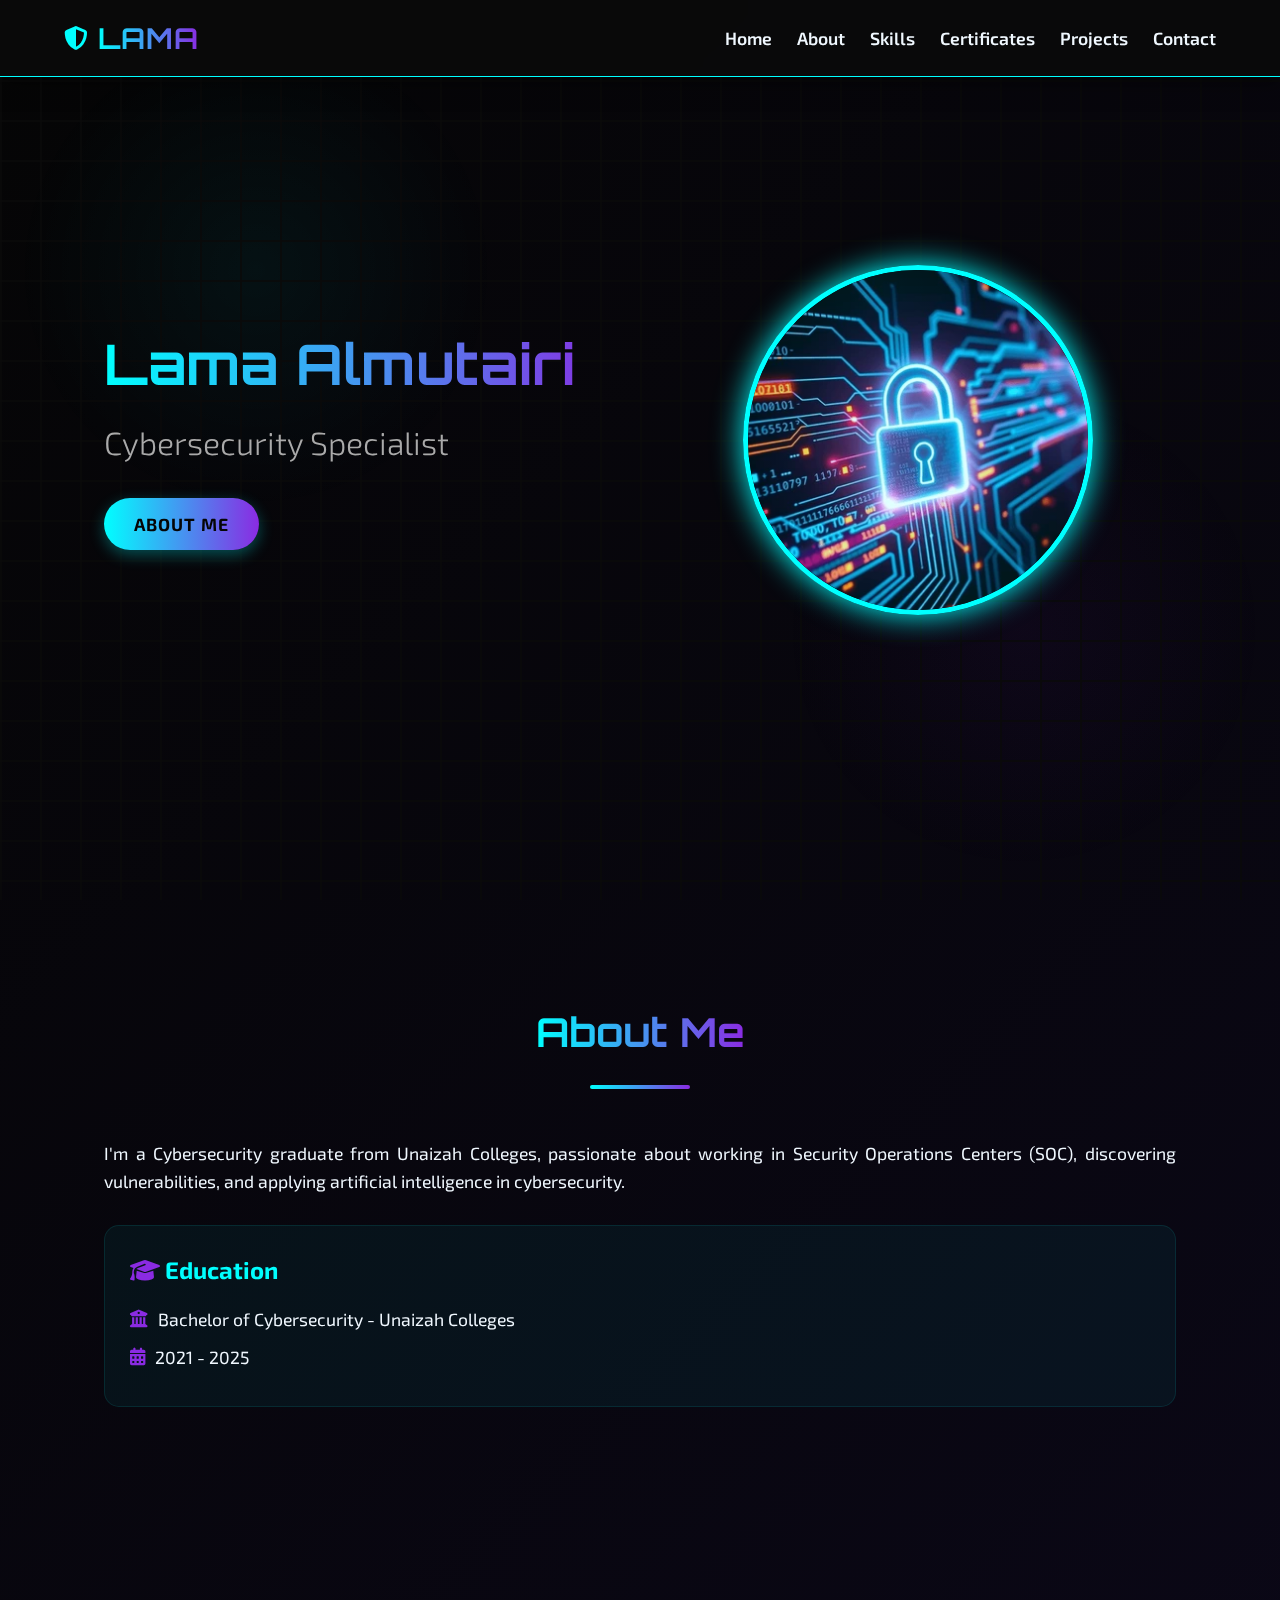
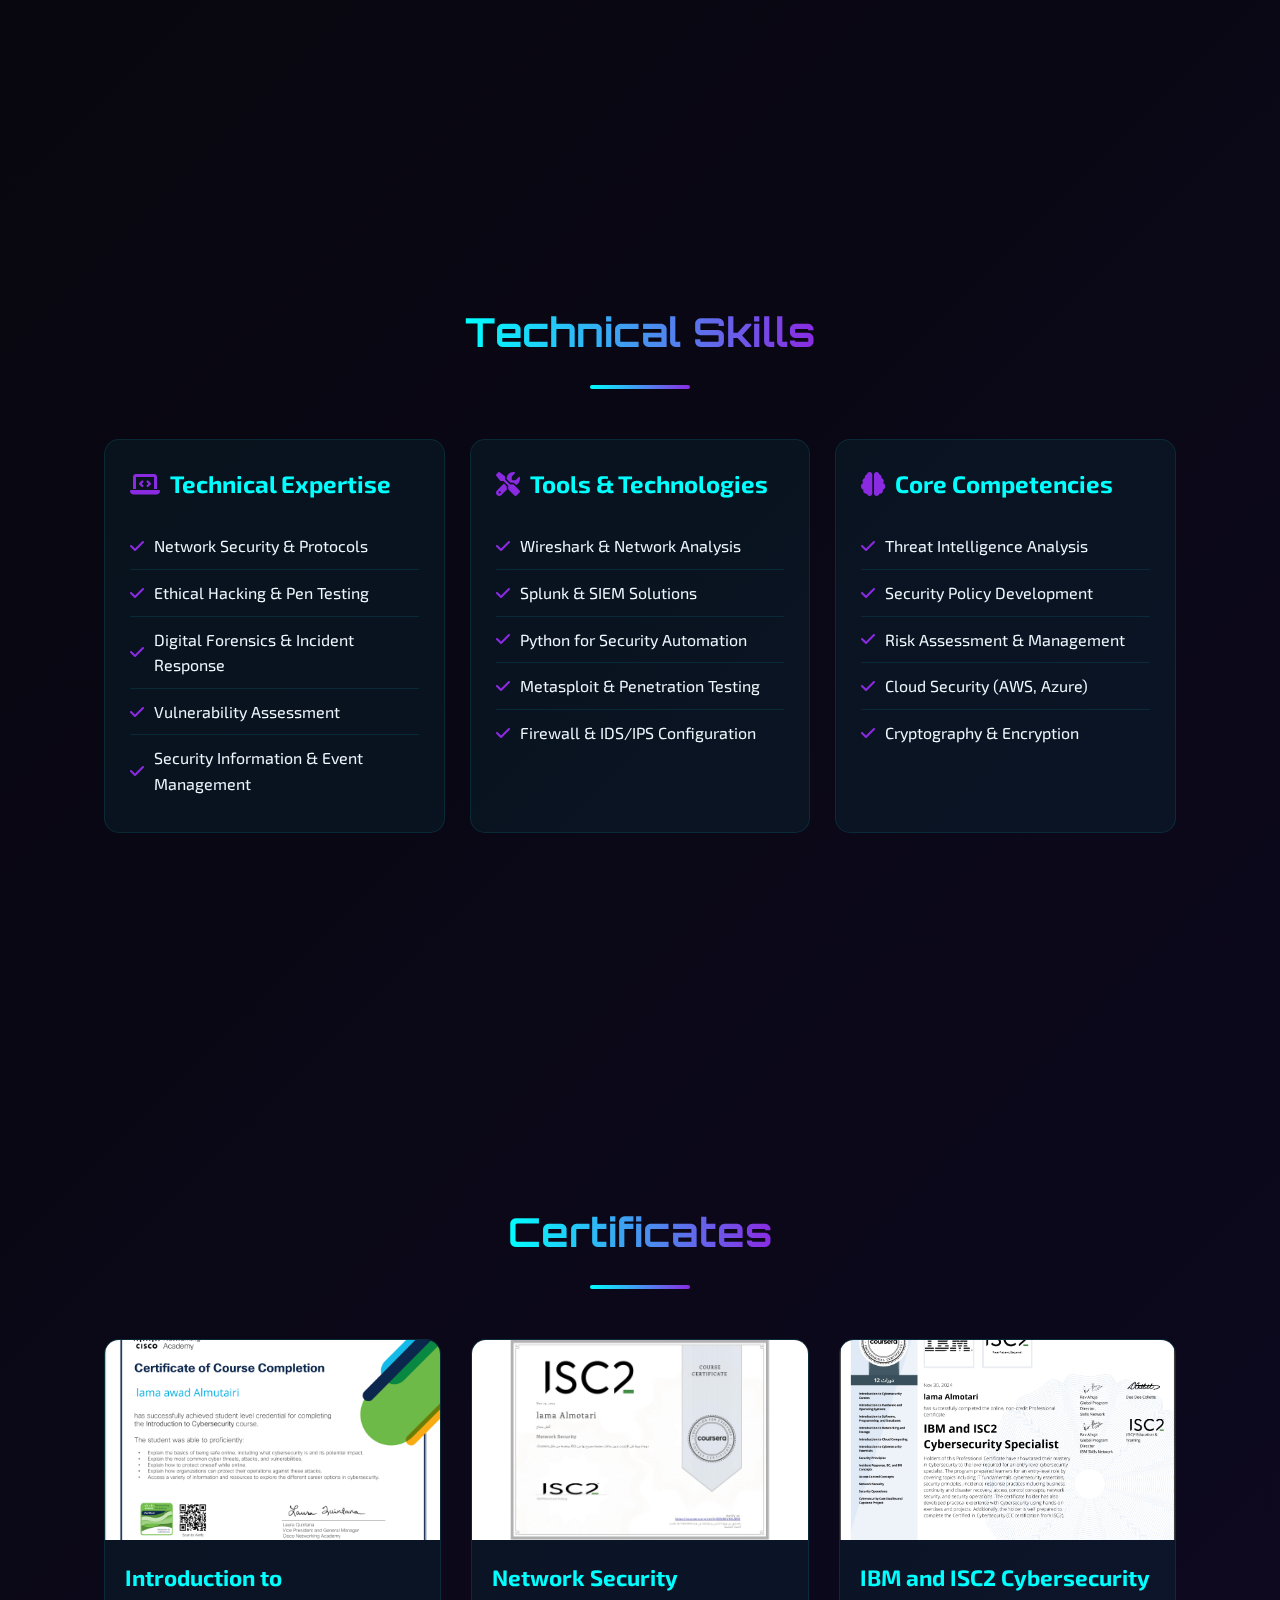
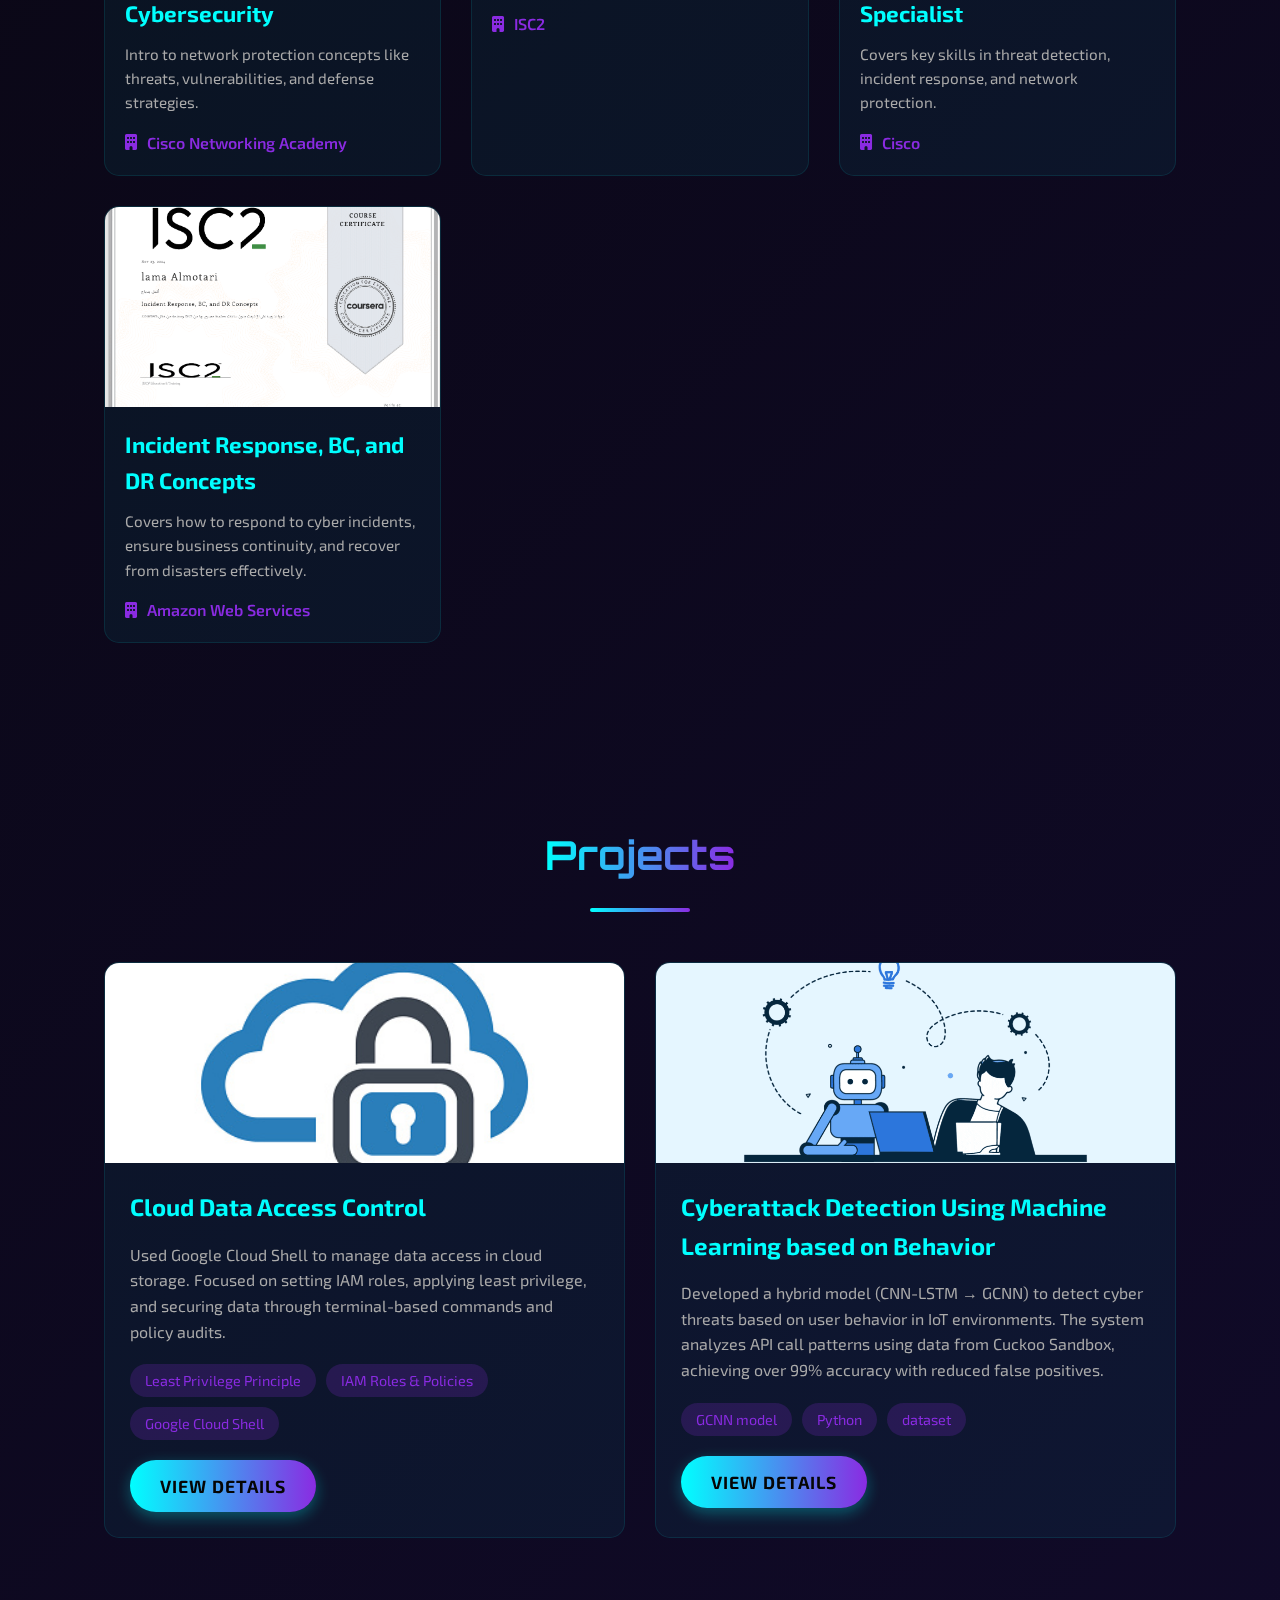
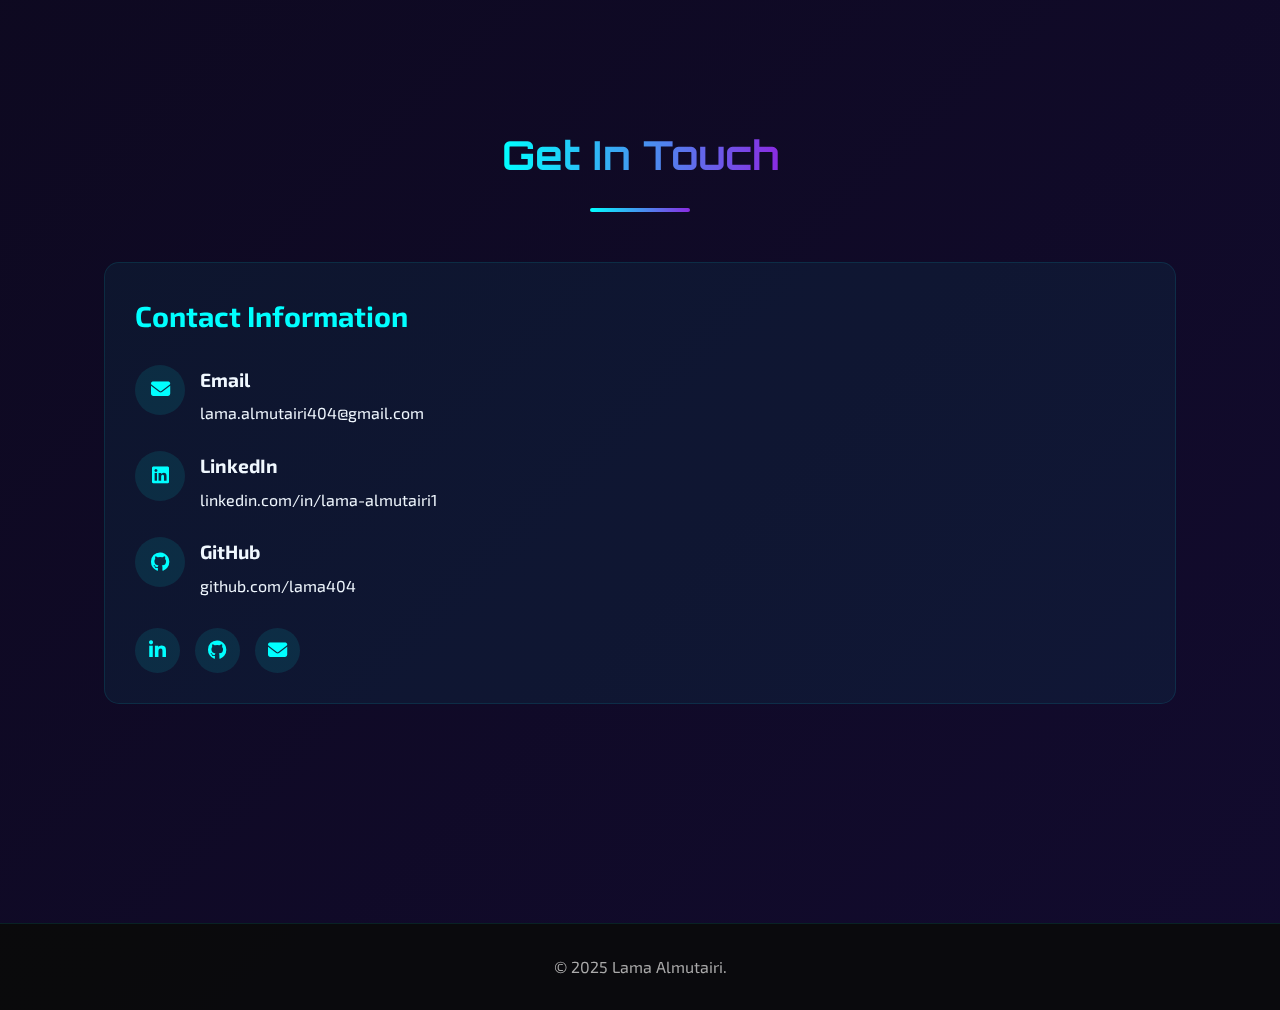
<file: cvsite/index.html>
<!DOCTYPE html>
<html lang="en">
<head>
  <meta charset="UTF-8">
  <meta name="viewport" content="width=device-width, initial-scale=1.0">
  <title>Lama Almutairi | Cybersecurity Specialist</title>
  <link rel="stylesheet" href="https://cdnjs.cloudflare.com/ajax/libs/font-awesome/6.4.0/css/all.min.css">
  <link href="https://fonts.googleapis.com/css2?family=Exo+2:wght@300;400;600;700&family=Orbitron:wght@400;700&display=swap" rel="stylesheet">
  <style>
    * {
      margin: 0;
      padding: 0;
      box-sizing: border-box;
      scroll-behavior: smooth;
    }
    
    :root {
      --primary: #0ff;
      --secondary: #8a2be2;
      --dark: #0a0a0a;
      --darker: #050505;
      --light: #f0f8ff;
      --gray: #aaa;
    }
    
    body {
      font-family: 'Exo 2', sans-serif;
      background: linear-gradient(135deg, var(--darker), #120b2e);
      color: var(--light);
      overflow-x: hidden;
      line-height: 1.6;
    }
    
    .cyber-bg {
      position: fixed;
      top: 0;
      left: 0;
      width: 100%;
      height: 100%;
      background: 
        radial-gradient(circle at 20% 30%, rgba(0, 255, 255, 0.05) 0%, transparent 20%),
        radial-gradient(circle at 80% 70%, rgba(138, 43, 226, 0.05) 0%, transparent 20%);
      z-index: -1;
    }
    
    .grid-overlay {
      position: fixed;
      top: 0;
      left: 0;
      width: 100%;
      height: 100%;
      background: 
        linear-gradient(rgba(10, 10, 10, 0.8) 2px, transparent 2px),
        linear-gradient(90deg, rgba(10, 10, 10, 0.8) 2px, transparent 2px);
      background-size: 40px 40px;
      z-index: -1;
      pointer-events: none;
    }
    
    header {
      position: fixed;
      top: 0;
      width: 100%;
      background: rgba(10, 10, 10, 0.9);
      padding: 15px 5%;
      z-index: 1000;
      display: flex;
      justify-content: space-between;
      align-items: center;
      backdrop-filter: blur(10px);
      box-shadow: 0 5px 20px rgba(0, 0, 0, 0.5);
      border-bottom: 1px solid var(--primary);
    }
    
    .logo {
      display: flex;
      align-items: center;
      gap: 10px;
    }
    
    .logo h1 {
      font-family: 'Orbitron', sans-serif;
      font-size: 1.8rem;
      background: linear-gradient(90deg, var(--primary), var(--secondary));
      -webkit-background-clip: text;
      background-clip: text;
      color: transparent;
      letter-spacing: 1px;
    }
    
    .logo i {
      color: var(--primary);
      font-size: 1.5rem;
    }
    
    nav {
      display: flex;
      gap: 25px;
    }
    
    nav a {
      color: var(--light);
      text-decoration: none;
      font-weight: 600;
      font-size: 1.1rem;
      position: relative;
      padding: 5px 0;
      transition: all 0.3s ease;
    }
    
    nav a::after {
      content: '';
      position: absolute;
      bottom: 0;
      left: 0;
      width: 0;
      height: 2px;
      background: var(--primary);
      transition: width 0.3s ease;
    }
    
    nav a:hover::after {
      width: 100%;
    }
    
    nav a:hover {
      color: var(--primary);
    }
    
    .mobile-menu-btn {
      display: none;
      background: none;
      border: none;
      color: var(--primary);
      font-size: 1.5rem;
      cursor: pointer;
    }
    
    section {
      min-height: 100vh;
      padding: 100px 5% 80px;
      max-width: 1200px;
      margin: 0 auto;
    }
    
    .hero {
      display: flex;
      align-items: center;
      justify-content: space-between;
      gap: 40px;
      padding-top: 60px;
    }
    
    .hero-content {
      flex: 1;
      animation: fadeInUp 1s ease-out;
    }
    
    .hero h1 {
      font-family: 'Orbitron', sans-serif;
      font-size: 3.5rem;
      margin-bottom: 20px;
      background: linear-gradient(90deg, var(--primary), var(--secondary));
      -webkit-background-clip: text;
      background-clip: text;
      color: transparent;
      line-height: 1.2;
    }
    
    .hero h2 {
      font-size: 2rem;
      color: var(--gray);
      margin-bottom: 30px;
      font-weight: 300;
    }
    
    .hero p {
      font-size: 1.2rem;
      margin-bottom: 40px;
      max-width: 600px;
    }
    
    .btn {
      display: inline-block;
      padding: 12px 30px;
      background: linear-gradient(90deg, var(--primary), var(--secondary));
      color: var(--darker);
      font-weight: 700;
      text-decoration: none;
      border-radius: 30px;
      transition: all 0.3s ease;
      border: none;
      cursor: pointer;
      font-size: 1.1rem;
      text-transform: uppercase;
      letter-spacing: 1px;
      box-shadow: 0 5px 15px rgba(0, 255, 255, 0.3);
    }
    
    .btn:hover {
      transform: translateY(-3px);
      box-shadow: 0 8px 20px rgba(0, 255, 255, 0.5);
    }
    
    .hero-img {
      flex: 1;
      display: flex;
      justify-content: center;
      position: relative;
    }
    
    .profile-container {
      position: relative;
      width: 350px;
      height: 350px;
      border-radius: 50%;
      overflow: hidden;
      border: 5px solid var(--primary);
      box-shadow: 0 0 30px var(--primary);
      animation: float 6s ease-in-out infinite;
    }
    
    .profile-container::before {
      content: '';
      position: absolute;
      top: -50%;
      left: -50%;
      width: 200%;
      height: 200%;
      background: linear-gradient(45deg, transparent, rgba(0, 255, 255, 0.1), transparent);
      transform: rotate(30deg);
      animation: shine 6s infinite;
    }
    
    .profile-container img {
      width: 100%;
      height: 100%;
      object-fit: cover;
    }
    
    .section-title {
      text-align: center;
      margin-bottom: 60px;
      position: relative;
    }
    
    .section-title h2 {
      font-family: 'Orbitron', sans-serif;
      font-size: 2.5rem;
      display: inline-block;
      background: linear-gradient(90deg, var(--primary), var(--secondary));
      -webkit-background-clip: text;
      background-clip: text;
      color: transparent;
      margin-bottom: 15px;
    }
    
    .section-title::after {
      content: '';
      position: absolute;
      bottom: -10px;
      left: 50%;
      transform: translateX(-50%);
      width: 100px;
      height: 4px;
      background: linear-gradient(90deg, var(--primary), var(--secondary));
      border-radius: 2px;
    }
    
    .about-content {
      display: flex;
      gap: 40px;
      align-items: center;
    }
    
    .about-text {
      flex: 1;
    }
    
    .about-text p {
      font-size: 1.1rem;
      margin-bottom: 20px;
      text-align: justify;
    }
    
    .education {
      background: rgba(0, 255, 255, 0.05);
      padding: 25px;
      border-radius: 15px;
      border: 1px solid rgba(0, 255, 255, 0.1);
      margin-top: 30px;
    }
    
    .education h3 {
      font-size: 1.5rem;
      color: var(--primary);
      margin-bottom: 15px;
    }
    
    .education p {
      display: flex;
      align-items: center;
      gap: 10px;
      margin-bottom: 10px;
    }
    
    .education i {
      color: var(--secondary);
    }
    
    .skills-container {
      display: grid;
      grid-template-columns: repeat(auto-fill, minmax(250px, 1fr));
      gap: 25px;
    }
    
    .skill-category {
      background: rgba(0, 255, 255, 0.05);
      padding: 25px;
      border-radius: 15px;
      border: 1px solid rgba(0, 255, 255, 0.1);
      transition: transform 0.3s ease;
    }
    
    .skill-category:hover {
      transform: translateY(-10px);
      border-color: var(--primary);
    }
    
    .skill-category h3 {
      color: var(--primary);
      font-size: 1.5rem;
      margin-bottom: 20px;
      display: flex;
      align-items: center;
      gap: 10px;
    }
    
    .skill-category ul {
      list-style: none;
    }
    
    .skill-category li {
      padding: 10px 0;
      border-bottom: 1px solid rgba(0, 255, 255, 0.1);
      display: flex;
      align-items: center;
      gap: 10px;
    }
    
    .skill-category li:last-child {
      border-bottom: none;
    }
    
    .skill-category i {
      color: var(--secondary);
    }
    
    .certificates-container {
      display: grid;
      grid-template-columns: repeat(auto-fill, minmax(300px, 1fr));
      gap: 30px;
    }
    
    .certificate-card {
      background: rgba(0, 255, 255, 0.05);
      border-radius: 15px;
      overflow: hidden;
      border: 1px solid rgba(0, 255, 255, 0.1);
      transition: all 0.3s ease;
      cursor: pointer;
      position: relative;
    }
    
    .certificate-card:hover {
      transform: translateY(-10px);
      border-color: var(--primary);
      box-shadow: 0 10px 30px rgba(0, 255, 255, 0.2);
    }
    
    .certificate-img {
      height: 200px;
      overflow: hidden;
    }
    
    .certificate-img img {
      width: 100%;
      height: 100%;
      object-fit: cover;
      transition: transform 0.5s ease;
    }
    
    .certificate-card:hover .certificate-img img {
      transform: scale(1.1);
    }
    
    .certificate-content {
      padding: 20px;
    }
    
    .certificate-content h3 {
      color: var(--primary);
      font-size: 1.4rem;
      margin-bottom: 10px;
    }
    
    .certificate-content p {
      color: var(--gray);
      font-size: 0.95rem;
    }
    
    .issuer {
      display: flex;
      align-items: center;
      gap: 10px;
      margin-top: 15px;
      color: var(--secondary);
      font-weight: 600;
    }
    
    .projects-grid {
      display: grid;
      grid-template-columns: repeat(auto-fill, minmax(350px, 1fr));
      gap: 30px;
    }
    
    .project-card {
      background: rgba(0, 255, 255, 0.05);
      border-radius: 15px;
      overflow: hidden;
      border: 1px solid rgba(0, 255, 255, 0.1);
      transition: all 0.3s ease;
    }
    
    .project-card:hover {
      transform: translateY(-10px);
      border-color: var(--primary);
      box-shadow: 0 10px 30px rgba(0, 255, 255, 0.2);
    }
    
    .project-img {
      height: 200px;
      overflow: hidden;
      position: relative;
    }
    
    .project-img img {
      width: 100%;
      height: 100%;
      object-fit: cover;
      transition: transform 0.5s ease;
    }
    
    .project-card:hover .project-img img {
      transform: scale(1.1);
    }
    
    .project-content {
      padding: 25px;
    }
    
    .project-content h3 {
      color: var(--primary);
      font-size: 1.5rem;
      margin-bottom: 15px;
    }
    
    .project-content p {
      margin-bottom: 20px;
      color: var(--gray);
    }
    
    .tags {
      display: flex;
      flex-wrap: wrap;
      gap: 10px;
      margin-bottom: 20px;
    }
    
    .tag {
      background: rgba(138, 43, 226, 0.2);
      color: var(--secondary);
      padding: 5px 15px;
      border-radius: 20px;
      font-size: 0.9rem;
    }
    
    .contact-container {
      display: grid;
      grid-template-columns: repeat(auto-fit, minmax(300px, 1fr));
      gap: 30px;
    }
    
    .contact-info {
      background: rgba(0, 255, 255, 0.05);
      padding: 30px;
      border-radius: 15px;
      border: 1px solid rgba(0, 255, 255, 0.1);
    }
    
    .contact-info h3 {
      color: var(--primary);
      font-size: 1.8rem;
      margin-bottom: 25px;
    }
    
    .contact-item {
      display: flex;
      gap: 15px;
      margin-bottom: 25px;
      align-items: flex-start;
    }
    
    .contact-icon {
      width: 50px;
      height: 50px;
      background: rgba(0, 255, 255, 0.1);
      border-radius: 50%;
      display: flex;
      align-items: center;
      justify-content: center;
      flex-shrink: 0;
    }
    
    .contact-icon i {
      color: var(--primary);
      font-size: 1.2rem;
    }
    
    .contact-details h4 {
      font-size: 1.2rem;
      margin-bottom: 5px;
    }
    
    .contact-details a {
      color: var(--light);
      text-decoration: none;
      transition: all 0.3s ease;
    }
    
    .contact-details a:hover {
      color: var(--primary);
      text-decoration: underline;
    }
    
    .social-links {
      display: flex;
      gap: 15px;
      margin-top: 30px;
    }
    
    .social-links a {
      display: flex;
      align-items: center;
      justify-content: center;
      width: 45px;
      height: 45px;
      background: rgba(0, 255, 255, 0.1);
      color: var(--primary);
      border-radius: 50%;
      text-decoration: none;
      transition: all 0.3s ease;
      font-size: 1.2rem;
    }
    
    .social-links a:hover {
      background: var(--primary);
      color: var(--dark);
      transform: translateY(-5px);
    }
    
    footer {
      background: rgba(10, 10, 10, 0.9);
      padding: 30px 5%;
      text-align: center;
      border-top: 1px solid rgba(0, 255, 255, 0.1);
    }
    
    footer p {
      color: var(--gray);
    }
    
    .back-to-top {
      position: fixed;
      bottom: 30px;
      right: 30px;
      width: 50px;
      height: 50px;
      background: var(--primary);
      color: var(--dark);
      border-radius: 50%;
      display: flex;
      align-items: center;
      justify-content: center;
      text-decoration: none;
      font-size: 1.5rem;
      box-shadow: 0 0 15px rgba(0, 255, 255, 0.5);
      opacity: 0;
      transition: all 0.3s ease;
      z-index: 100;
    }
    
    .back-to-top.visible {
      opacity: 1;
    }
    
    .back-to-top:hover {
      transform: translateY(-5px);
    }
    
    /* Animations */
    @keyframes fadeInUp {
      from {
        opacity: 0;
        transform: translateY(30px);
      }
      to {
        opacity: 1;
        transform: translateY(0);
      }
    }
    
    @keyframes float {
      0%, 100% {
        transform: translateY(0);
      }
      50% {
        transform: translateY(-20px);
      }
    }
    
    @keyframes shine {
      0% {
        transform: rotate(30deg) translate(-10%, -10%);
      }
      100% {
        transform: rotate(30deg) translate(10%, 10%);
      }
    }
    
    /* Responsive Design */
    @media (max-width: 992px) {
      .hero {
        flex-direction: column;
        text-align: center;
      }
      
      .hero-content {
        display: flex;
        flex-direction: column;
        align-items: center;
      }
      
      .about-content {
        flex-direction: column;
      }
    }
    
    @media (max-width: 768px) {
      nav {
        display: none;
      }
      
      .mobile-menu-btn {
        display: block;
      }
      
      .hero h1 {
        font-size: 2.5rem;
      }
      
      .hero h2 {
        font-size: 1.5rem;
      }
      
      .section-title h2 {
        font-size: 2rem;
      }
      
      .profile-container {
        width: 250px;
        height: 250px;
      }
    }
  </style>
</head>
<body>
  <!-- Background elements -->
  <div class="cyber-bg"></div>
  <div class="grid-overlay"></div>
  
  <!-- Header -->
  <header>
    <div class="logo">
      <i class="fas fa-shield-alt"></i>
      <h1>LAMA</h1>
    </div>
    
    <nav>
      <a href="#home">Home</a>
      <a href="#about">About</a>
      <a href="#skills">Skills</a>
      <a href="#certificates">Certificates</a>
      <a href="#projects">Projects</a>
      <a href="#contact">Contact</a>
    </nav>
    
    <button class="mobile-menu-btn">
      <i class="fas fa-bars"></i>
    </button>
  </header>
  
  <!-- Hero Section -->
  <section id="home" class="hero">
    <div class="hero-content">
      <h1>Lama Almutairi</h1>
      <h2>Cybersecurity Specialist</h2>
      
      <a href="#contact" class="btn">About me</a>
    </div>
    
    <div class="hero-img">
      <div class="profile-container">
  <img src="images/lama2.webp" alt="Lama Almutairi">



      </div>
    </div>
  </section>
  
  <!-- About Section -->
  <section id="about">
    <div class="section-title">
      <h2>About Me</h2>
    </div>
    
    <div class="about-content">
      <div class="about-text">
        <p>I'm a Cybersecurity graduate from Unaizah Colleges, passionate about working in Security Operations Centers (SOC), discovering vulnerabilities, and applying artificial intelligence in cybersecurity.</p>
       
        <div class="education">
          <h3><i class="fas fa-graduation-cap"></i> Education</h3>
          <p><i class="fas fa-university"></i> Bachelor of Cybersecurity - Unaizah Colleges</p>
          <p><i class="fas fa-calendar-alt"></i> 2021 - 2025</p>
        
        </div>
      </div>
    </div>
  </section>
  
  <!-- Skills Section -->
  <section id="skills">
    <div class="section-title">
      <h2>Technical Skills</h2>
    </div>
    
    <div class="skills-container">
      <div class="skill-category">
        <h3><i class="fas fa-laptop-code"></i> Technical Expertise</h3>
        <ul>
          <li><i class="fas fa-check"></i> Network Security & Protocols</li>
          <li><i class="fas fa-check"></i> Ethical Hacking & Pen Testing</li>
          <li><i class="fas fa-check"></i> Digital Forensics & Incident Response</li>
          <li><i class="fas fa-check"></i> Vulnerability Assessment</li>
          <li><i class="fas fa-check"></i> Security Information & Event Management</li>
        </ul>
      </div>
      
      <div class="skill-category">
        <h3><i class="fas fa-tools"></i> Tools & Technologies</h3>
        <ul>
          <li><i class="fas fa-check"></i> Wireshark & Network Analysis</li>
          <li><i class="fas fa-check"></i> Splunk & SIEM Solutions</li>
          <li><i class="fas fa-check"></i> Python for Security Automation</li>
          <li><i class="fas fa-check"></i> Metasploit & Penetration Testing</li>
          <li><i class="fas fa-check"></i> Firewall & IDS/IPS Configuration</li>
        </ul>
      </div>
      
      <div class="skill-category">
        <h3><i class="fas fa-brain"></i> Core Competencies</h3>
        <ul>
          <li><i class="fas fa-check"></i> Threat Intelligence Analysis</li>
          <li><i class="fas fa-check"></i> Security Policy Development</li>
          <li><i class="fas fa-check"></i> Risk Assessment & Management</li>
          <li><i class="fas fa-check"></i> Cloud Security (AWS, Azure)</li>
          <li><i class="fas fa-check"></i> Cryptography & Encryption</li>
        </ul>
      </div>
    </div>
  </section>
  
  <!-- Certificates Section -->
  <section id="certificates">
    <div class="section-title">
      <h2> Certificates</h2>
    </div>
    
    <div class="certificates-container">
      <div class="certificate-card">
        <div class="certificate-img">
         <img src="images/neteork.png" alt="Network Icon">
        </div>
        <div class="certificate-content">
          <h3>Introduction to Cybersecurity</h3>
          <p>Intro to network protection concepts like threats, vulnerabilities, and defense strategies.

          </p>
          <div class="issuer">
            <i class="fas fa-building"></i>
            <span>Cisco Networking Academy</span>
          </div>
        </div>
      </div>
      
      <div class="certificate-card">
        <div class="certificate-img">
          <img src="images/isc2-cert.jpeg" alt="ISC2 Certificate">
        </div>
        <div class="certificate-content">
          <h3>Network Security</h3>
         
          <div class="issuer">
            <i class="fas fa-building"></i>
            <span>ISC2</span>
          </div>
        </div>
      </div>
      
      <div class="certificate-card">
        <div class="certificate-img">
        <img src="images/ibm an.png" alt="IBM Cybersecurity Certificate">

        </div>
        <div class="certificate-content">
          <h3>IBM and ISC2
Cybersecurity Specialist</h3>
          <p>Covers key skills in threat detection, incident response, and network protection.</p>
          <div class="issuer">
            <i class="fas fa-building"></i>
            <span>Cisco</span>
          </div>
        </div>
      </div>
      
      <div class="certificate-card">
        <div class="certificate-img">
       <img src="images/Incident.png" alt="Incident Response Certificate">

        </div>
        <div class="certificate-content">
          <h3>Incident Response, BC, and DR Concepts</h3>
          <p>Covers how to respond to cyber incidents, ensure business continuity, and recover from disasters effectively.</p>
          <div class="issuer">
            <i class="fas fa-building"></i>
            <span>Amazon Web Services</span>
          </div>
        </div>
      </div>
    </div>
  </section>
  
  <!-- Projects Section -->
  <section id="projects">
    <div class="section-title">
      <h2> Projects</h2>
    </div>
    
    <div class="projects-grid">
      <div class="project-card">
        <div class="project-img">
          <img src="images/cloud.jpg" alt="Cloud Data Access Project">


        </div>
        <div class="project-content">
          <h3>Cloud Data Access Control</h3>
          <p>Used Google Cloud Shell to manage data access in cloud storage. Focused on setting IAM roles, applying least privilege, and securing data through terminal-based commands and policy audits.</p>
          <div class="tags">
            <span class="tag">Least Privilege Principle</span>
            <span class="tag">IAM Roles & Policies</span>
            <span class="tag">Google Cloud Shell</span>
          </div>
          <a href="#" class="btn">View Details</a>
        </div>
      </div>
      
      <div class="project-card">
        <div class="project-img">
      <img src="images/cyber.png" alt="Cybersecurity Project">

        </div>
        <div class="project-content">
          <h3> Cyberattack Detection Using Machine Learning based on Behavior</h3>
          <p>Developed a hybrid model (CNN-LSTM → GCNN) to detect cyber threats based on user behavior in IoT environments. The system analyzes API call patterns using data from Cuckoo Sandbox, achieving over 99% accuracy with reduced false positives.</p>
          <div class="tags">
            <span class="tag">GCNN model</span>
            <span class="tag">Python</span>
            <span class="tag">dataset</span>
          </div>
          <a href="#" class="btn">View Details</a>
        </div>
      </div>
  </section>
  
  <!-- Contact Section -->
  <section id="contact">
    <div class="section-title">
      <h2>Get In Touch</h2>
    </div>
    
    <div class="contact-container">
      <div class="contact-info">
        <h3>Contact Information</h3>
        
        <div class="contact-item">
          <div class="contact-icon">
            <i class="fas fa-envelope"></i>
          </div>
          <div class="contact-details">
            <h4>Email</h4>
            <a href="mailto:lama.almutairi404@gmail.com">lama.almutairi404@gmail.com</a>
          </div>
        </div>
        
        <div class="contact-item">
          <div class="contact-icon">
            <i class="fab fa-linkedin"></i>
          </div>
          <div class="contact-details">
            <h4>LinkedIn</h4>
            <a href="https://www.linkedin.com/in/lama-almutairi1" target="_blank">linkedin.com/in/lama-almutairi1</a>
          </div>
        </div>
        
        <div class="contact-item">
          <div class="contact-icon">
            <i class="fab fa-github"></i>
          </div>
          <div class="contact-details">
            <h4>GitHub</h4>
            <a href="https://github.com/lama404" target="_blank">github.com/lama404</a>
          </div>
        </div>
        
        <div class="social-links">
          <a href="https://www.linkedin.com/in/lama-almutairi1" target="_blank"><i class="fab fa-linkedin-in"></i></a>
          <a href="https://github.com/lama404" target="_blank"><i class="fab fa-github"></i></a>
          <a href="mailto:lama.almutairi404@gmail.com"><i class="fas fa-envelope"></i></a>
         
        </div>
      </div>
    </div>
  </section>
  
  <!-- Footer -->
  <footer>
    <p>&copy; 2025 Lama Almutairi.</p>
    
  </footer>
  
  <!-- Back to Top Button -->
  <a href="#home" class="back-to-top">
    <i class="fas fa-arrow-up"></i>
  </a>
  
  <script>
    // Back to top button functionality
    const backToTopBtn = document.querySelector('.back-to-top');
    
    window.addEventListener('scroll', () => {
      if (window.scrollY > 300) {
        backToTopBtn.classList.add('visible');
      } else {
        backToTopBtn.classList.remove('visible');
      }
    });
    
    // Mobile menu functionality
    const mobileMenuBtn = document.querySelector('.mobile-menu-btn');
    const nav = document.querySelector('nav');
    
    mobileMenuBtn.addEventListener('click', () => {
      nav.style.display = nav.style.display === 'flex' ? 'none' : 'flex';
    });
    
    // Close mobile menu when clicking on a link
    document.querySelectorAll('nav a').forEach(link => {
      link.addEventListener('click', () => {
        if (window.innerWidth <= 768) {
          nav.style.display = 'none';
        }
      });
    });
    
    // Smooth scrolling for navigation links
    document.querySelectorAll('a[href^="#"]').forEach(anchor => {
      anchor.addEventListener('click', function(e) {
        e.preventDefault();
        
        const target = document.querySelector(this.getAttribute('href'));
        if (target) {
          window.scrollTo({
            top: target.offsetTop - 80,
            behavior: 'smooth'
          });
        }
      });
    });
    
    // Animation on scroll
    const observerOptions = {
      threshold: 0.1
    };
    
    const observer = new IntersectionObserver((entries) => {
      entries.forEach(entry => {
        if (entry.isIntersecting) {
          entry.target.classList.add('animated');
        }
      });
    }, observerOptions);
    
    document.querySelectorAll('section').forEach(section => {
      observer.observe(section);
    });
  </script>
</body>
</html>
</file>
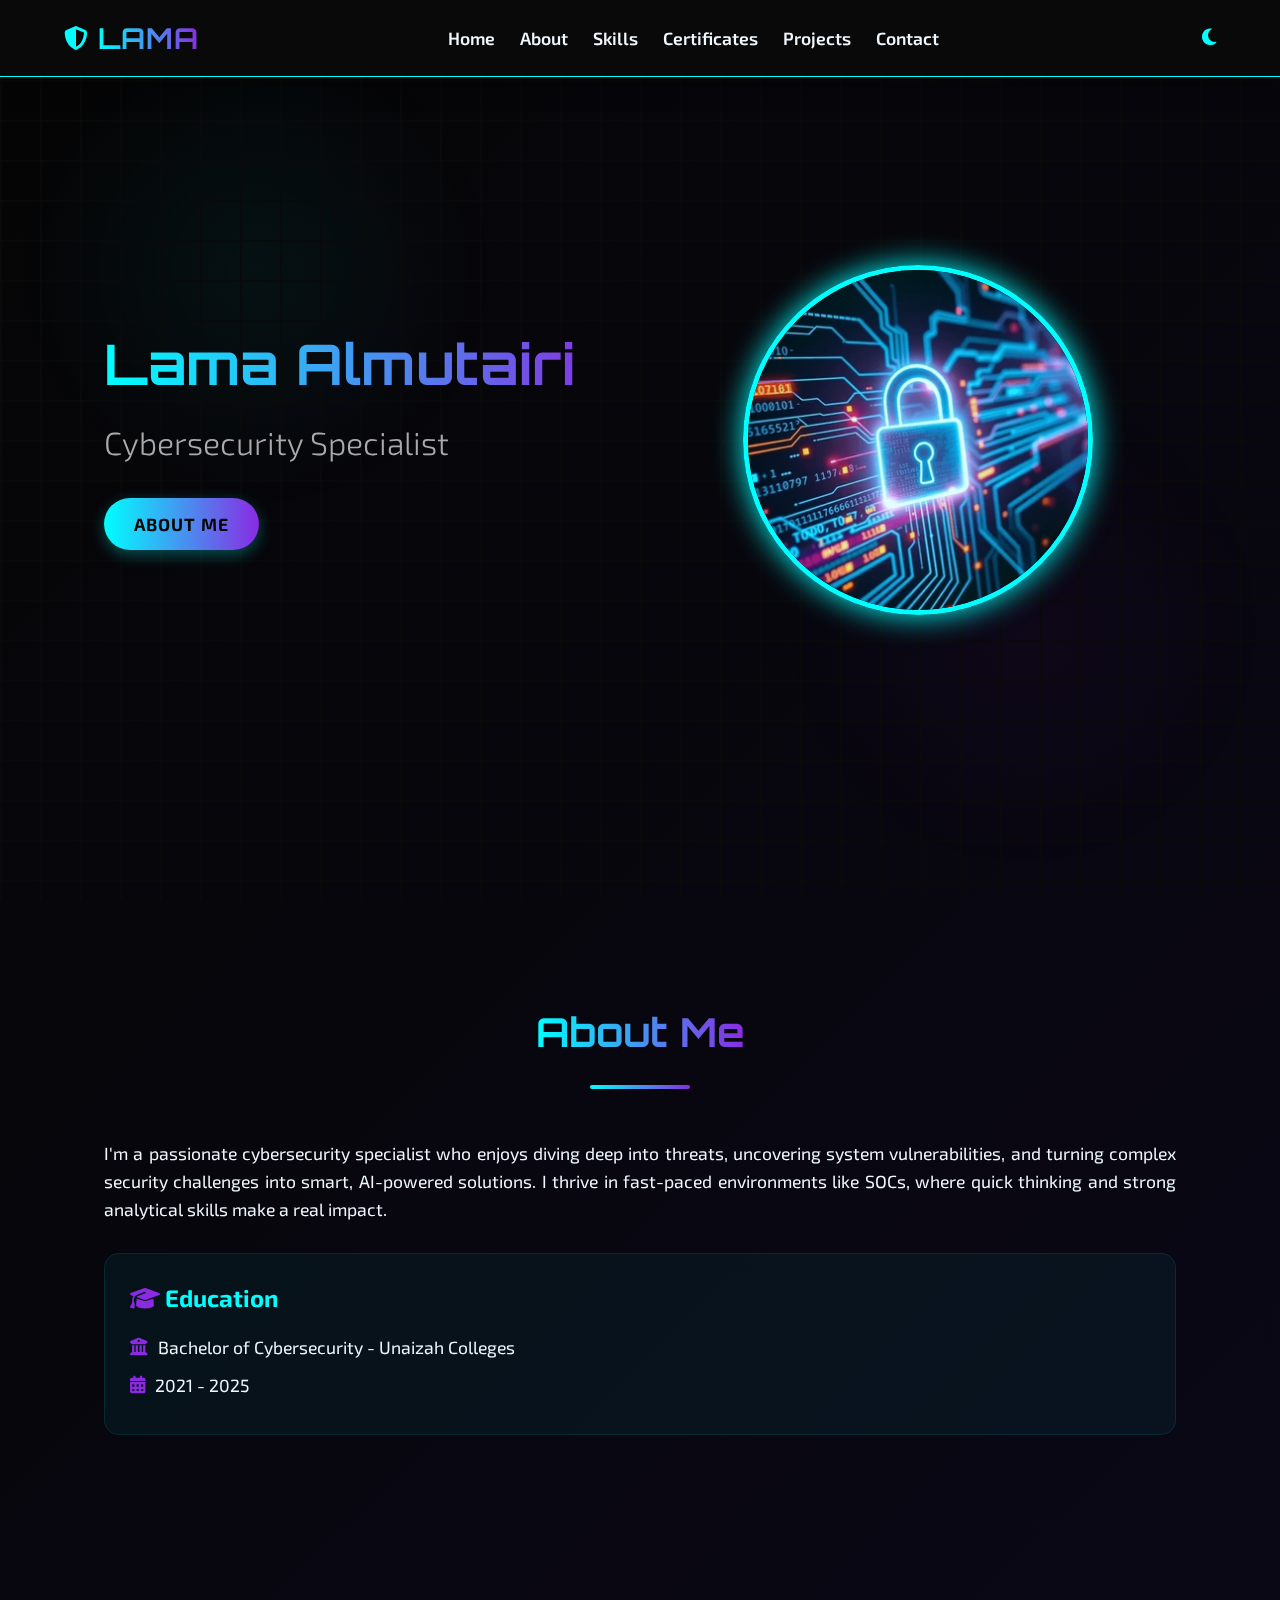
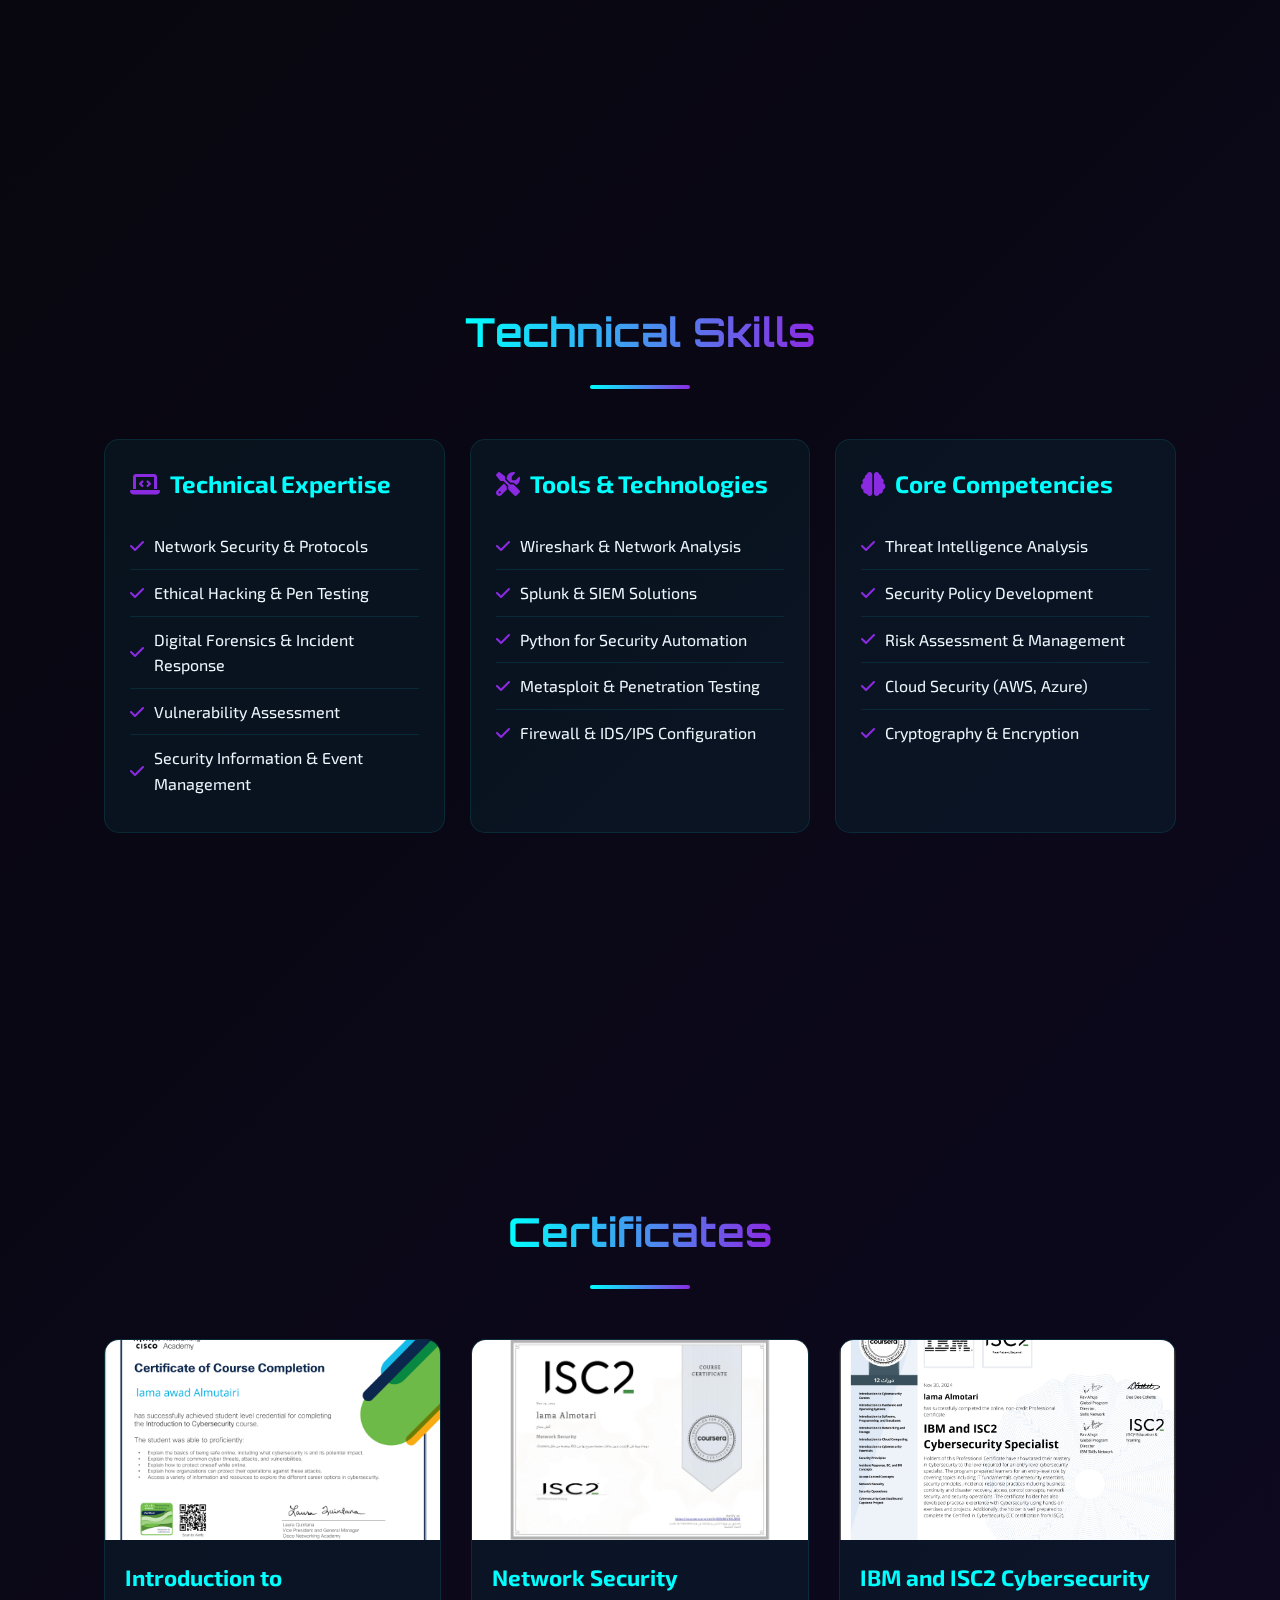
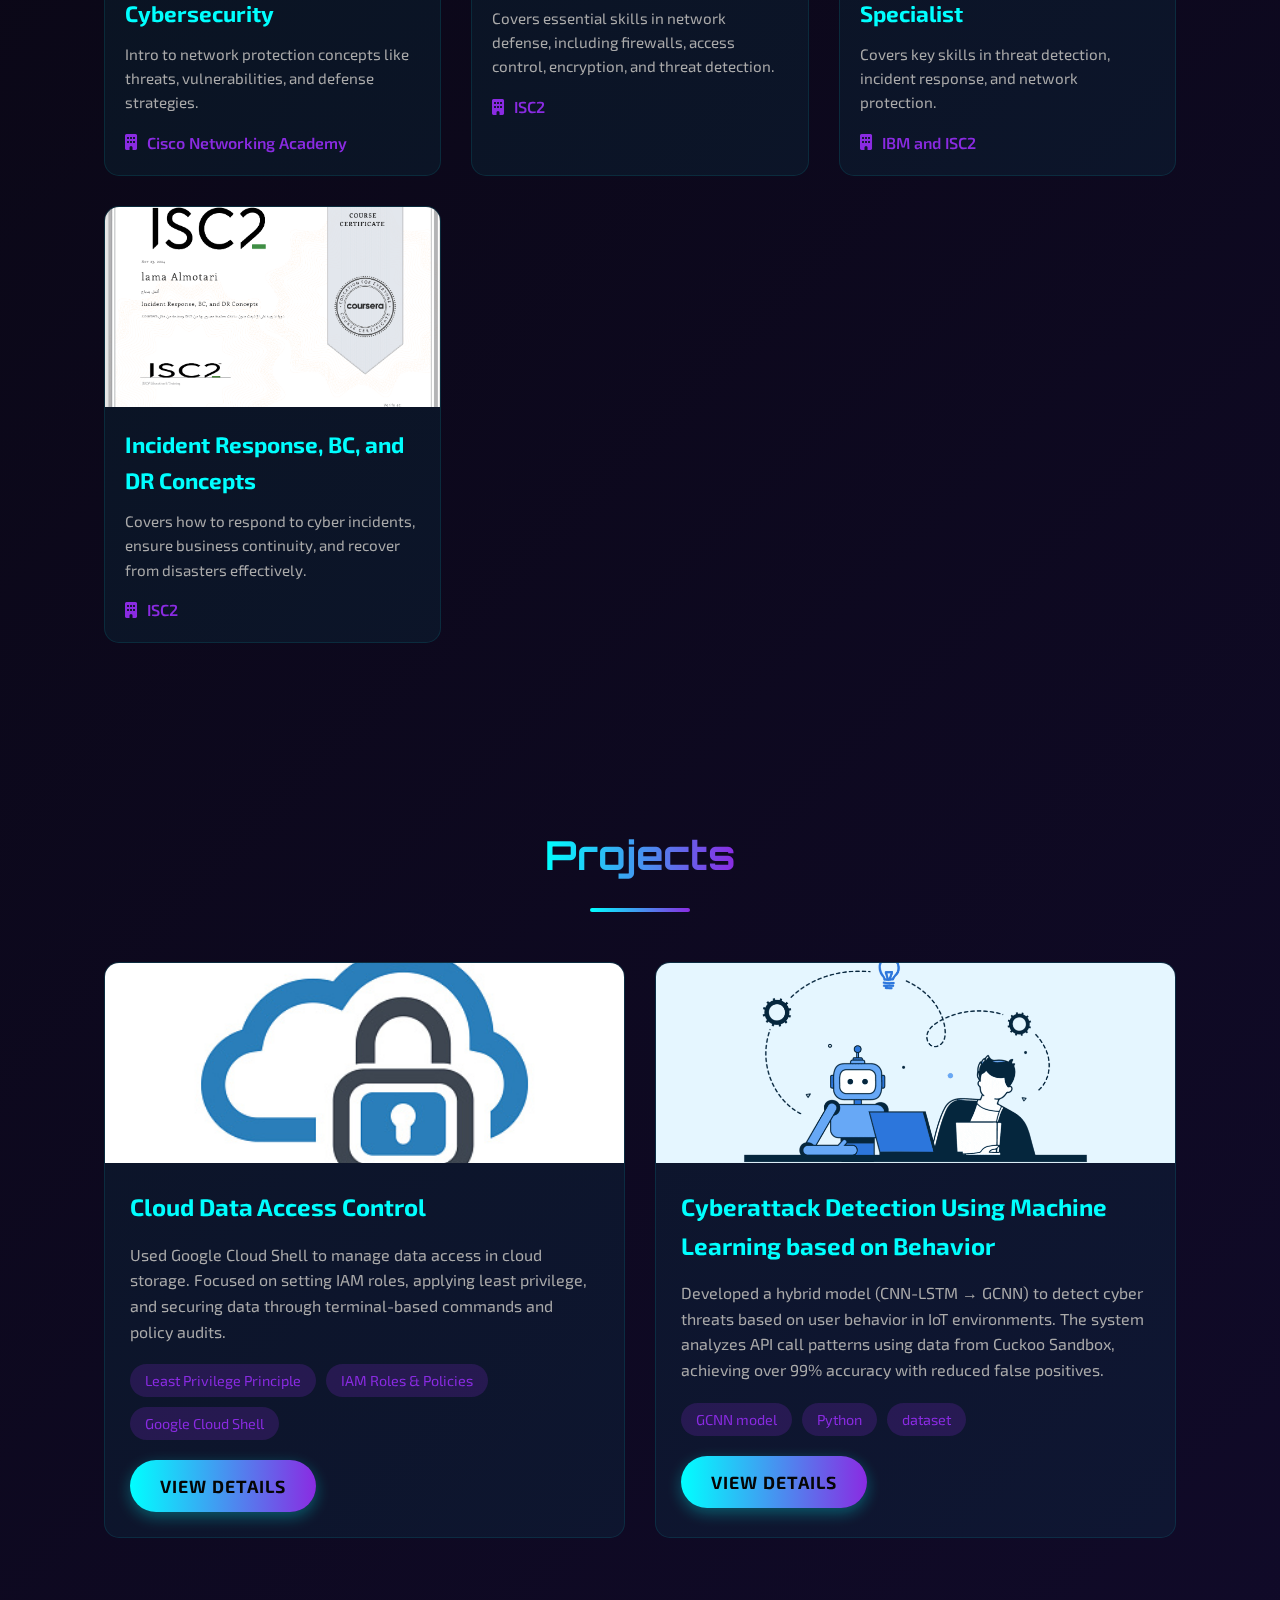
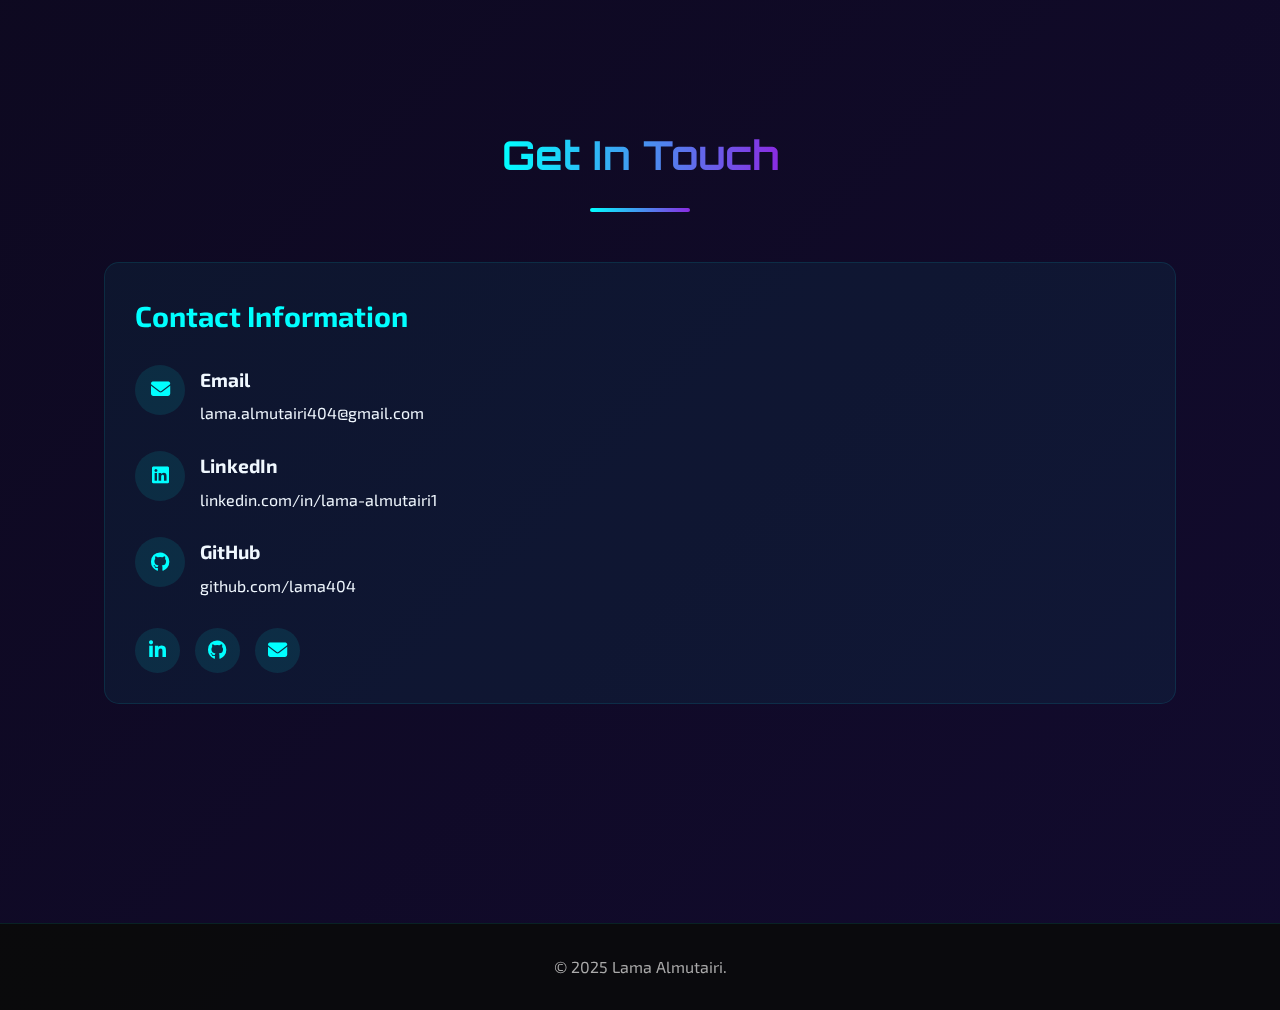
<file: cvsite_L/index.html>
<!DOCTYPE html>
<html lang="en">
<head>
  <meta charset="UTF-8">
  <meta name="viewport" content="width=device-width, initial-scale=1.0">
  <title>Lama Almutairi | Cybersecurity Specialist</title>
  <link rel="stylesheet" href="https://cdnjs.cloudflare.com/ajax/libs/font-awesome/6.4.0/css/all.min.css">
  <link href="https://fonts.googleapis.com/css2?family=Exo+2:wght@300;400;600;700&family=Orbitron:wght@400;700&display=swap" rel="stylesheet">
  <link rel="stylesheet" href="style.css">
</head>
<body>
  <!-- Background elements -->
  <div class="cyber-bg"></div>
  <div class="grid-overlay"></div>
  
  <!-- Header -->
  <header>
    <div class="logo">
      <i class="fas fa-shield-alt"></i>
      <h1>LAMA</h1>
    </div>
    
    <nav>
      <a href="#home">Home</a>
      <a href="#about">About</a>
      <a href="#skills">Skills</a>
      <a href="#certificates">Certificates</a>
      <a href="#projects">Projects</a>
      <a href="#contact">Contact</a>
    </nav>

    <button id="theme-toggle" class="theme-toggle">
      <i class="fas fa-moon"></i>
    </button>

    
    <button class="mobile-menu-btn">
      <i class="fas fa-bars"></i>
    </button>
  </header>
  
  <!-- Hero Section -->
  <section id="home" class="hero">
    <div class="hero-content">
      <h1>Lama Almutairi</h1>
      <h2>Cybersecurity Specialist</h2>
      <a href="#about" class="btn">About me</a>
    </div>
    
    <div class="hero-img">
      <div class="profile-container">
        <img src="images/lama2.webp" alt="Lama Almutairi">
      </div>
    </div>
  </section>
  
  <!-- About Section -->
  <section id="about">
    <div class="section-title">
      <h2>About Me</h2>
    </div>
    
    <div class="about-content">
      <div class="about-text">
        <p>I'm a passionate cybersecurity specialist who enjoys diving deep into threats, uncovering system vulnerabilities, and turning complex security challenges into smart, AI-powered solutions. I thrive in fast-paced environments like SOCs, where quick thinking and strong analytical skills make a real impact.</p>
        <div class="education">
          <h3><i class="fas fa-graduation-cap"></i> Education</h3>
          <p><i class="fas fa-university"></i> Bachelor of Cybersecurity - Unaizah Colleges</p>
          <p><i class="fas fa-calendar-alt"></i> 2021 - 2025</p>
        </div>
      </div>
    </div>
  </section>
  
  <!-- Skills Section -->
  <section id="skills">
    <div class="section-title">
      <h2>Technical Skills</h2>
    </div>
    
    <div class="skills-container">
      <div class="skill-category">
        <h3><i class="fas fa-laptop-code"></i> Technical Expertise</h3>
        <ul>
          <li><i class="fas fa-check"></i> Network Security & Protocols</li>
          <li><i class="fas fa-check"></i> Ethical Hacking & Pen Testing</li>
          <li><i class="fas fa-check"></i> Digital Forensics & Incident Response</li>
          <li><i class="fas fa-check"></i> Vulnerability Assessment</li>
          <li><i class="fas fa-check"></i> Security Information & Event Management</li>
        </ul>
      </div>
      
      <div class="skill-category">
        <h3><i class="fas fa-tools"></i> Tools & Technologies</h3>
        <ul>
          <li><i class="fas fa-check"></i> Wireshark & Network Analysis</li>
          <li><i class="fas fa-check"></i> Splunk & SIEM Solutions</li>
          <li><i class="fas fa-check"></i> Python for Security Automation</li>
          <li><i class="fas fa-check"></i> Metasploit & Penetration Testing</li>
          <li><i class="fas fa-check"></i> Firewall & IDS/IPS Configuration</li>
        </ul>
      </div>
      
      <div class="skill-category">
        <h3><i class="fas fa-brain"></i> Core Competencies</h3>
        <ul>
          <li><i class="fas fa-check"></i> Threat Intelligence Analysis</li>
          <li><i class="fas fa-check"></i> Security Policy Development</li>
          <li><i class="fas fa-check"></i> Risk Assessment & Management</li>
          <li><i class="fas fa-check"></i> Cloud Security (AWS, Azure)</li>
          <li><i class="fas fa-check"></i> Cryptography & Encryption</li>
        </ul>
      </div>
    </div>
  </section>
  
  <!-- Certificates Section -->
  <section id="certificates">
    <div class="section-title">
      <h2>Certificates</h2>
    </div>
    
    <div class="certificates-container">
      <div class="certificate-card">
        <div class="certificate-img">
          <img src="images/neteork.png" alt="Network Icon">
        </div>
        <div class="certificate-content">
          <h3>Introduction to Cybersecurity</h3>
          <p>Intro to network protection concepts like threats, vulnerabilities, and defense strategies.</p>
          <div class="issuer">
            <i class="fas fa-building"></i>
            <span>Cisco Networking Academy</span>
          </div>
        </div>
      </div>
      
      <div class="certificate-card">
        <div class="certificate-img">
          <img src="images/isc2-cert.jpeg" alt="ISC2 Certificate">
        </div>
        <div class="certificate-content">
          <h3>Network Security</h3>
          <p>Covers essential skills in network defense, including firewalls, access control, encryption, and threat detection.</p>
          <div class="issuer">
            <i class="fas fa-building"></i>
            <span>ISC2</span>
          </div>
        </div>
      </div>
      
      <div class="certificate-card">
        <div class="certificate-img">
          <img src="images/ibm an.png" alt="IBM Cybersecurity Certificate">
        </div>
        <div class="certificate-content">
          <h3>IBM and ISC2 Cybersecurity Specialist</h3>
          <p>Covers key skills in threat detection, incident response, and network protection.</p>
          <div class="issuer">
            <i class="fas fa-building"></i>
            <span>IBM and ISC2</span>
          </div>
        </div>
      </div>
      
      <div class="certificate-card">
        <div class="certificate-img">
          <img src="images/Incident.png" alt="Incident Response Certificate">
        </div>
        <div class="certificate-content">
          <h3>Incident Response, BC, and DR Concepts</h3>
          <p>Covers how to respond to cyber incidents, ensure business continuity, and recover from disasters effectively.</p>
          <div class="issuer">
            <i class="fas fa-building"></i>
            <span> ISC2 </span>
          </div>
        </div>
      </div>
    </div>
  </section>
  
  <!-- Projects Section -->
  <section id="projects">
    <div class="section-title">
      <h2>Projects</h2>
    </div>
    
    <div class="projects-grid">
      <div class="project-card">
        <div class="project-img">
          <img src="images/cloud.jpg" alt="Cloud Data Access Project">
        </div>
        <div class="project-content">
          <h3>Cloud Data Access Control</h3>
          <p>Used Google Cloud Shell to manage data access in cloud storage. Focused on setting IAM roles, applying least privilege, and securing data through terminal-based commands and policy audits.</p>
          <div class="tags">
            <span class="tag">Least Privilege Principle</span>
            <span class="tag">IAM Roles & Policies</span>
            <span class="tag">Google Cloud Shell</span>
          </div>
          <a href="#" class="btn">View Details</a>
        </div>
      </div>
      
      <div class="project-card">
        <div class="project-img">
          <img src="images/cyber.png" alt="Cybersecurity Project">
        </div>
        <div class="project-content">
          <h3>Cyberattack Detection Using Machine Learning based on Behavior</h3>
          <p>Developed a hybrid model (CNN-LSTM → GCNN) to detect cyber threats based on user behavior in IoT environments. The system analyzes API call patterns using data from Cuckoo Sandbox, achieving over 99% accuracy with reduced false positives.</p>
          <div class="tags">
            <span class="tag">GCNN model</span>
            <span class="tag">Python</span>
            <span class="tag">dataset</span>
          </div>
          <a href="#" class="btn">View Details</a>
        </div>
      </div>
    </div>
  </section>
  
  <!-- Contact Section -->
  <section id="contact">
    <div class="section-title">
      <h2>Get In Touch</h2>
    </div>
    
    <div class="contact-container">
      <div class="contact-info">
        <h3>Contact Information</h3>
        
        <div class="contact-item">
          <div class="contact-icon">
            <i class="fas fa-envelope"></i>
          </div>
          <div class="contact-details">
            <h4>Email</h4>
            <a href="mailto:lama.almutairi404@gmail.com">lama.almutairi404@gmail.com</a>
          </div>
        </div>
        
        <div class="contact-item">
          <div class="contact-icon">
            <i class="fab fa-linkedin"></i>
          </div>
          <div class="contact-details">
            <h4>LinkedIn</h4>
            <a href="https://www.linkedin.com/in/lama-almutairi1" target="_blank">linkedin.com/in/lama-almutairi1</a>
          </div>
        </div>
        
        <div class="contact-item">
          <div class="contact-icon">
            <i class="fab fa-github"></i>
          </div>
          <div class="contact-details">
            <h4>GitHub</h4>
            <a href="https://github.com/lama404" target="_blank">github.com/lama404</a>
          </div>
        </div>
        
        <div class="social-links">
          <a href="https://www.linkedin.com/in/lama-almutairi1" target="_blank"><i class="fab fa-linkedin-in"></i></a>
          <a href="https://github.com/lama404" target="_blank"><i class="fab fa-github"></i></a>
          <a href="mailto:lama.almutairi404@gmail.com"><i class="fas fa-envelope"></i></a>
        </div>
      </div>
    </div>
  </section>
  
  <!-- Footer -->
  <footer>
    <p>&copy; 2025 Lama Almutairi.</p>
  </footer>
  
  <!-- Back to Top Button -->
  <a href="#home" class="back-to-top">
    <i class="fas fa-arrow-up"></i>
  </a>
  
  <script src="script.js"></script>
</body>
</html>
</file>
<file: cvsite_L/style.css>
/* style.css */
* {
  margin: 0;
  padding: 0;
  box-sizing: border-box;
  scroll-behavior: smooth;
}

:root {
  --primary: #0ff;
  --secondary: #8a2be2;
  --dark: #0a0a0a;
  --darker: #050505;
  --light: #f0f8ff;
  --gray: #aaa;
}

body {
  font-family: 'Exo 2', sans-serif;
  background: linear-gradient(135deg, var(--darker), #120b2e);
  color: var(--light);
  overflow-x: hidden;
  line-height: 1.6;
}

.cyber-bg {
  position: fixed;
  top: 0;
  left: 0;
  width: 100%;
  height: 100%;
  background: 
    radial-gradient(circle at 20% 30%, rgba(0, 255, 255, 0.05) 0%, transparent 20%),
    radial-gradient(circle at 80% 70%, rgba(138, 43, 226, 0.05) 0%, transparent 20%);
  z-index: -1;
}

.grid-overlay {
  position: fixed;
  top: 0;
  left: 0;
  width: 100%;
  height: 100%;
  background: 
    linear-gradient(rgba(10, 10, 10, 0.8) 2px, transparent 2px),
    linear-gradient(90deg, rgba(10, 10, 10, 0.8) 2px, transparent 2px);
  background-size: 40px 40px;
  z-index: -1;
  pointer-events: none;
}

header {
  position: fixed;
  top: 0;
  width: 100%;
  background: rgba(10, 10, 10, 0.9);
  padding: 15px 5%;
  z-index: 1000;
  display: flex;
  justify-content: space-between;
  align-items: center;
  backdrop-filter: blur(10px);
  box-shadow: 0 5px 20px rgba(0, 0, 0, 0.5);
  border-bottom: 1px solid var(--primary);
}

.logo {
  display: flex;
  align-items: center;
  gap: 10px;
}

.logo h1 {
  font-family: 'Orbitron', sans-serif;
  font-size: 1.8rem;
  background: linear-gradient(90deg, var(--primary), var(--secondary));
  -webkit-background-clip: text;
  background-clip: text;
  color: transparent;
  letter-spacing: 1px;
}

.logo i {
  color: var(--primary);
  font-size: 1.5rem;
}

nav {
  display: flex;
  gap: 25px;
}

nav a {
  color: var(--light);
  text-decoration: none;
  font-weight: 600;
  font-size: 1.1rem;
  position: relative;
  padding: 5px 0;
  transition: all 0.3s ease;
}

nav a::after {
  content: '';
  position: absolute;
  bottom: 0;
  left: 0;
  width: 0;
  height: 2px;
  background: var(--primary);
  transition: width 0.3s ease;
}

nav a:hover::after {
  width: 100%;
}

nav a:hover {
  color: var(--primary);
}

.mobile-menu-btn {
  display: none;
  background: none;
  border: none;
  color: var(--primary);
  font-size: 1.5rem;
  cursor: pointer;
}

section {
  min-height: 100vh;
  padding: 100px 5% 80px;
  max-width: 1200px;
  margin: 0 auto;
}

.hero {
  display: flex;
  align-items: center;
  justify-content: space-between;
  gap: 40px;
  padding-top: 60px;
}

.hero-content {
  flex: 1;
  animation: fadeInUp 1s ease-out;
}

.hero h1 {
  font-family: 'Orbitron', sans-serif;
  font-size: 3.5rem;
  margin-bottom: 20px;
  background: linear-gradient(90deg, var(--primary), var(--secondary));
  -webkit-background-clip: text;
  background-clip: text;
  color: transparent;
  line-height: 1.2;
}

.hero h2 {
  font-size: 2rem;
  color: var(--gray);
  margin-bottom: 30px;
  font-weight: 300;
}

.hero p {
  font-size: 1.2rem;
  margin-bottom: 40px;
  max-width: 600px;
}

.btn {
  display: inline-block;
  padding: 12px 30px;
  background: linear-gradient(90deg, var(--primary), var(--secondary));
  color: var(--darker);
  font-weight: 700;
  text-decoration: none;
  border-radius: 30px;
  transition: all 0.3s ease;
  border: none;
  cursor: pointer;
  font-size: 1.1rem;
  text-transform: uppercase;
  letter-spacing: 1px;
  box-shadow: 0 5px 15px rgba(0, 255, 255, 0.3);
}

.btn:hover {
  transform: translateY(-3px);
  box-shadow: 0 8px 20px rgba(0, 255, 255, 0.5);
}

.hero-img {
  flex: 1;
  display: flex;
  justify-content: center;
  position: relative;
}

.profile-container {
  position: relative;
  width: 350px;
  height: 350px;
  border-radius: 50%;
  overflow: hidden;
  border: 5px solid var(--primary);
  box-shadow: 0 0 30px var(--primary);
  animation: float 6s ease-in-out infinite;
}

.profile-container::before {
  content: '';
  position: absolute;
  top: -50%;
  left: -50%;
  width: 200%;
  height: 200%;
  background: linear-gradient(45deg, transparent, rgba(0, 255, 255, 0.1), transparent);
  transform: rotate(30deg);
  animation: shine 6s infinite;
}

.profile-container img {
  width: 100%;
  height: 100%;
  object-fit: cover;
}

.section-title {
  text-align: center;
  margin-bottom: 60px;
  position: relative;
}

.section-title h2 {
  font-family: 'Orbitron', sans-serif;
  font-size: 2.5rem;
  display: inline-block;
  background: linear-gradient(90deg, var(--primary), var(--secondary));
  -webkit-background-clip: text;
  background-clip: text;
  color: transparent;
  margin-bottom: 15px;
}

.section-title::after {
  content: '';
  position: absolute;
  bottom: -10px;
  left: 50%;
  transform: translateX(-50%);
  width: 100px;
  height: 4px;
  background: linear-gradient(90deg, var(--primary), var(--secondary));
  border-radius: 2px;
}

.about-content {
  display: flex;
  gap: 40px;
  align-items: center;
}

.about-text {
  flex: 1;
}

.about-text p {
  font-size: 1.1rem;
  margin-bottom: 20px;
  text-align: justify;
}

.education {
  background: rgba(0, 255, 255, 0.05);
  padding: 25px;
  border-radius: 15px;
  border: 1px solid rgba(0, 255, 255, 0.1);
  margin-top: 30px;
}

.education h3 {
  font-size: 1.5rem;
  color: var(--primary);
  margin-bottom: 15px;
}

.education p {
  display: flex;
  align-items: center;
  gap: 10px;
  margin-bottom: 10px;
}

.education i {
  color: var(--secondary);
}

.skills-container {
  display: grid;
  grid-template-columns: repeat(auto-fill, minmax(250px, 1fr));
  gap: 25px;
}

.skill-category {
  background: rgba(0, 255, 255, 0.05);
  padding: 25px;
  border-radius: 15px;
  border: 1px solid rgba(0, 255, 255, 0.1);
  transition: transform 0.3s ease;
}

.skill-category:hover {
  transform: translateY(-10px);
  border-color: var(--primary);
}

.skill-category h3 {
  color: var(--primary);
  font-size: 1.5rem;
  margin-bottom: 20px;
  display: flex;
  align-items: center;
  gap: 10px;
}

.skill-category ul {
  list-style: none;
}

.skill-category li {
  padding: 10px 0;
  border-bottom: 1px solid rgba(0, 255, 255, 0.1);
  display: flex;
  align-items: center;
  gap: 10px;
}

.skill-category li:last-child {
  border-bottom: none;
}

.skill-category i {
  color: var(--secondary);
}

.certificates-container {
  display: grid;
  grid-template-columns: repeat(auto-fill, minmax(300px, 1fr));
  gap: 30px;
}

.certificate-card {
  background: rgba(0, 255, 255, 0.05);
  border-radius: 15px;
  overflow: hidden;
  border: 1px solid rgba(0, 255, 255, 0.1);
  transition: all 0.3s ease;
  cursor: pointer;
  position: relative;
}

.certificate-card:hover {
  transform: translateY(-10px);
  border-color: var(--primary);
  box-shadow: 0 10px 30px rgba(0, 255, 255, 0.2);
}

.certificate-img {
  height: 200px;
  overflow: hidden;
}

.certificate-img img {
  width: 100%;
  height: 100%;
  object-fit: cover;
  transition: transform 0.5s ease;
}

.certificate-card:hover .certificate-img img {
  transform: scale(1.1);
}

.certificate-content {
  padding: 20px;
}

.certificate-content h3 {
  color: var(--primary);
  font-size: 1.4rem;
  margin-bottom: 10px;
}

.certificate-content p {
  color: var(--gray);
  font-size: 0.95rem;
}

.issuer {
  display: flex;
  align-items: center;
  gap: 10px;
  margin-top: 15px;
  color: var(--secondary);
  font-weight: 600;
}

.projects-grid {
  display: grid;
  grid-template-columns: repeat(auto-fill, minmax(350px, 1fr));
  gap: 30px;
}

.project-card {
  background: rgba(0, 255, 255, 0.05);
  border-radius: 15px;
  overflow: hidden;
  border: 1px solid rgba(0, 255, 255, 0.1);
  transition: all 0.3s ease;
}

.project-card:hover {
  transform: translateY(-10px);
  border-color: var(--primary);
  box-shadow: 0 10px 30px rgba(0, 255, 255, 0.2);
}

.project-img {
  height: 200px;
  overflow: hidden;
  position: relative;
}

.project-img img {
  width: 100%;
  height: 100%;
  object-fit: cover;
  transition: transform 0.5s ease;
}

.project-card:hover .project-img img {
  transform: scale(1.1);
}

.project-content {
  padding: 25px;
}

.project-content h3 {
  color: var(--primary);
  font-size: 1.5rem;
  margin-bottom: 15px;
}

.project-content p {
  margin-bottom: 20px;
  color: var(--gray);
}

.tags {
  display: flex;
  flex-wrap: wrap;
  gap: 10px;
  margin-bottom: 20px;
}

.tag {
  background: rgba(138, 43, 226, 0.2);
  color: var(--secondary);
  padding: 5px 15px;
  border-radius: 20px;
  font-size: 0.9rem;
}

.contact-container {
  display: grid;
  grid-template-columns: repeat(auto-fit, minmax(300px, 1fr));
  gap: 30px;
}

.contact-info {
  background: rgba(0, 255, 255, 0.05);
  padding: 30px;
  border-radius: 15px;
  border: 1px solid rgba(0, 255, 255, 0.1);
}

.contact-info h3 {
  color: var(--primary);
  font-size: 1.8rem;
  margin-bottom: 25px;
}

.contact-item {
  display: flex;
  gap: 15px;
  margin-bottom: 25px;
  align-items: flex-start;
}

.contact-icon {
  width: 50px;
  height: 50px;
  background: rgba(0, 255, 255, 0.1);
  border-radius: 50%;
  display: flex;
  align-items: center;
  justify-content: center;
  flex-shrink: 0;
}

.contact-icon i {
  color: var(--primary);
  font-size: 1.2rem;
}

.contact-details h4 {
  font-size: 1.2rem;
  margin-bottom: 5px;
}

.contact-details a {
  color: var(--light);
  text-decoration: none;
  transition: all 0.3s ease;
}

.contact-details a:hover {
  color: var(--primary);
  text-decoration: underline;
}

.social-links {
  display: flex;
  gap: 15px;
  margin-top: 30px;
}

.social-links a {
  display: flex;
  align-items: center;
  justify-content: center;
  width: 45px;
  height: 45px;
  background: rgba(0, 255, 255, 0.1);
  color: var(--primary);
  border-radius: 50%;
  text-decoration: none;
  transition: all 0.3s ease;
  font-size: 1.2rem;
}

.social-links a:hover {
  background: var(--primary);
  color: var(--dark);
  transform: translateY(-5px);
}

footer {
  background: rgba(10, 10, 10, 0.9);
  padding: 30px 5%;
  text-align: center;
  border-top: 1px solid rgba(0, 255, 255, 0.1);
}

footer p {
  color: var(--gray);
}

.back-to-top {
  position: fixed;
  bottom: 30px;
  right: 30px;
  width: 50px;
  height: 50px;
  background: var(--primary);
  color: var(--dark);
  border-radius: 50%;
  display: flex;
  align-items: center;
  justify-content: center;
  text-decoration: none;
  font-size: 1.5rem;
  box-shadow: 0 0 15px rgba(0, 255, 255, 0.5);
  opacity: 0;
  transition: all 0.3s ease;
  z-index: 100;
}

.back-to-top.visible {
  opacity: 1;
}

.back-to-top:hover {
  transform: translateY(-5px);
}

/* Animations */
@keyframes fadeInUp {
  from {
    opacity: 0;
    transform: translateY(30px);
  }
  to {
    opacity: 1;
    transform: translateY(0);
  }
}

@keyframes float {
  0%, 100% {
    transform: translateY(0);
  }
  50% {
    transform: translateY(-20px);
  }
}

@keyframes shine {
  0% {
    transform: rotate(30deg) translate(-10%, -10%);
  }
  100% {
    transform: rotate(30deg) translate(10%, 10%);
  }
}

/* Responsive Design */
@media (max-width: 992px) {
  .hero {
    flex-direction: column;
    text-align: center;
  }
  
  .hero-content {
    display: flex;
    flex-direction: column;
    align-items: center;
  }
  
  .about-content {
    flex-direction: column;
  }
}

@media (max-width: 768px) {
  nav {
    display: none;
  }
  
  .mobile-menu-btn {
    display: block;
  }
  
  .hero h1 {
    font-size: 2.5rem;
  }
  
  .hero h2 {
    font-size: 1.5rem;
  }
  
  .section-title h2 {
    font-size: 2rem;
  }
  
  .profile-container {
    width: 250px;
    height: 250px;
  }
}

/* ========== Theme Toggle Styles ========== */
.theme-toggle {
  background: none;
  border: none;
  color: var(--primary);
  font-size: 1.2rem;
  cursor: pointer;
  margin-left: 15px;
}

/* Light mode styles */
body.light-mode {
  background: #f5f5f5;
  color: #222;
}

body.light-mode header {
  background: rgba(255, 255, 255, 0.9);
  border-bottom: 1px solid #ccc;
}

body.light-mode nav a {
  color: #222;
}

body.light-mode nav a:hover {
  color: #8a2be2;
}

body.light-mode .logo h1 {
  background: linear-gradient(90deg, #8a2be2, #00bcd4);
  -webkit-background-clip: text;
  color: transparent;
}

body.light-mode .grid-overlay,
body.light-mode .cyber-bg {
  display: none;
}
</file>
